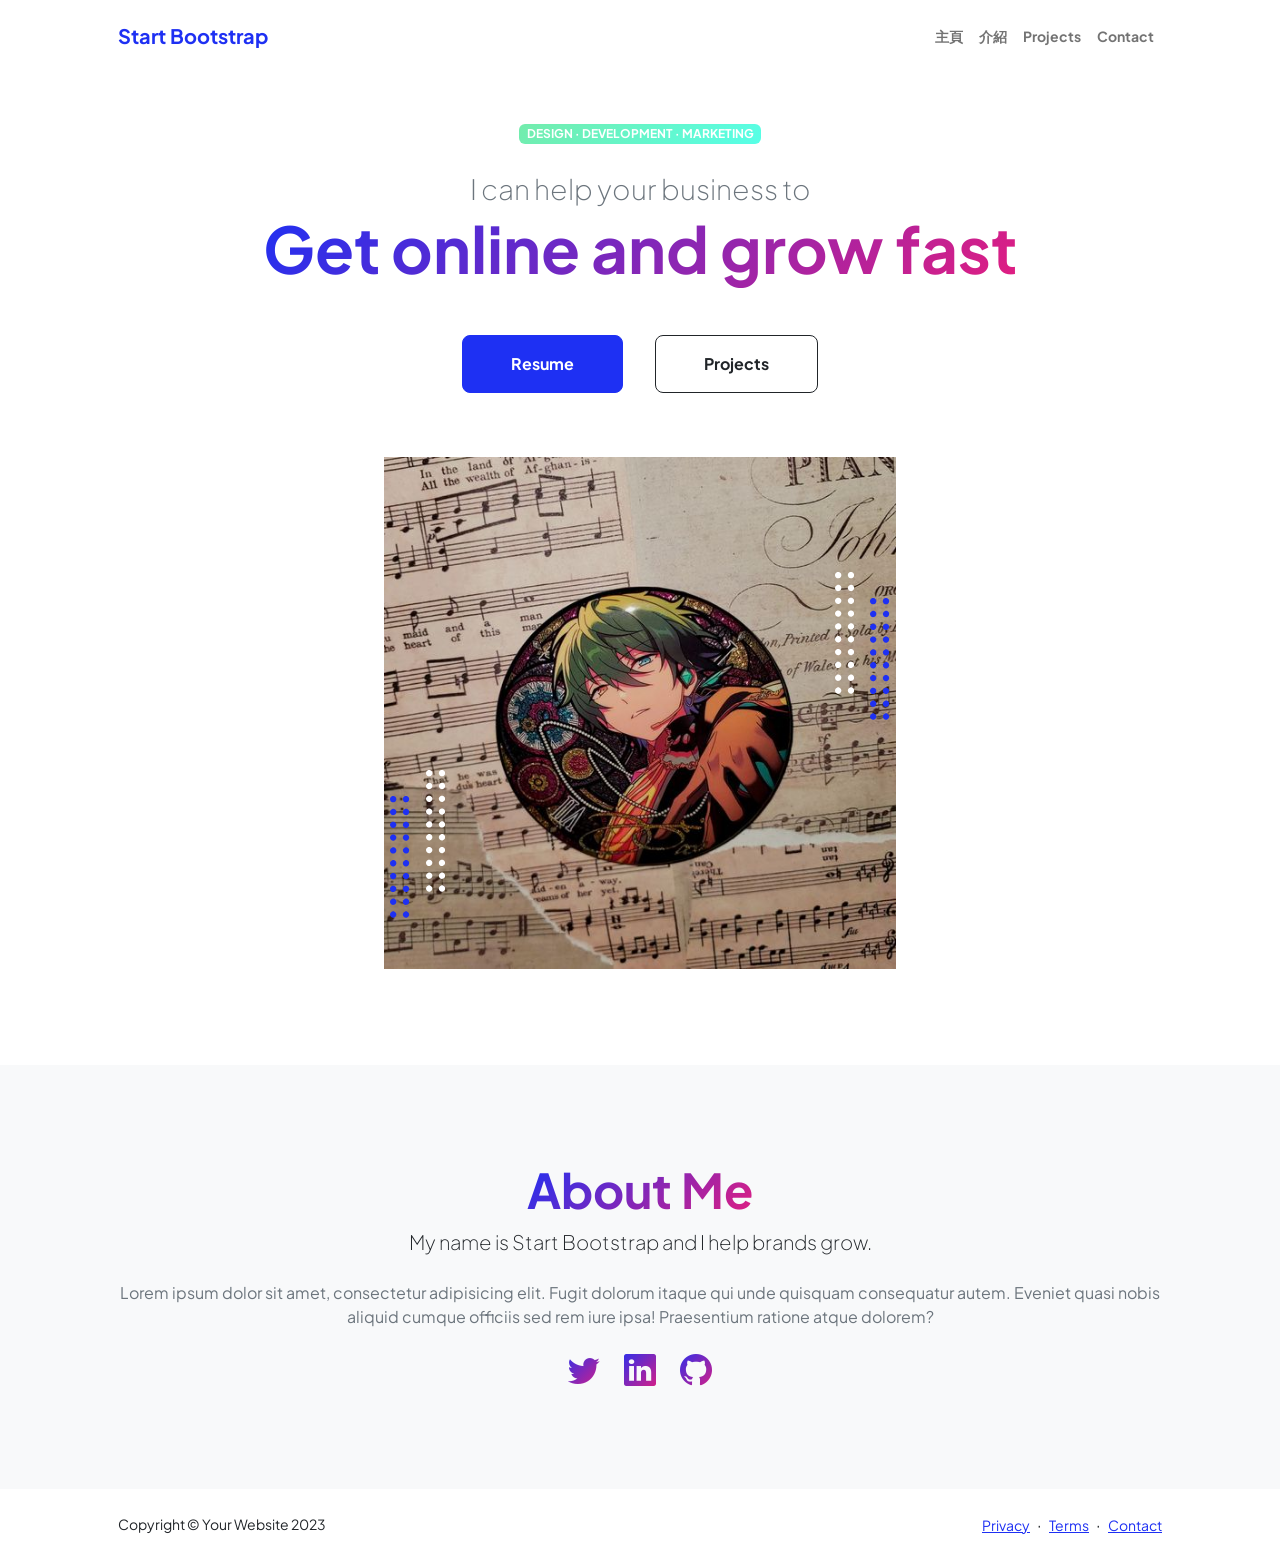
<file: index.html>
<!DOCTYPE html>
<html lang="en">
    <head>
        <meta charset="utf-8" />
        <meta name="viewport" content="width=device-width, initial-scale=1, shrink-to-fit=no" />
        <meta name="description" content="" />
        <meta name="author" content="" />
        <title>Personal - Start Bootstrap Theme</title>
        <!-- Favicon-->
        <link rel="icon" type="image/x-icon" href="assets/favicon.ico" />
        <!-- Custom Google font-->
        <link rel="preconnect" href="https://fonts.googleapis.com" />
        <link rel="preconnect" href="https://fonts.gstatic.com" crossorigin />
        <link href="https://fonts.googleapis.com/css2?family=Plus+Jakarta+Sans:wght@100;200;300;400;500;600;700;800;900&amp;display=swap" rel="stylesheet" />
        <!-- Bootstrap icons-->
        <link href="https://cdn.jsdelivr.net/npm/bootstrap-icons@1.8.1/font/bootstrap-icons.css" rel="stylesheet" />
        <!-- Core theme CSS (includes Bootstrap)-->
        <link href="css/styles.css" rel="stylesheet" />
    </head>
    <body class="d-flex flex-column h-100">
        <main class="flex-shrink-0">
            <!-- Navigation-->
            <nav class="navbar navbar-expand-lg navbar-light bg-white py-3">
                <div class="container px-5">
                    <a class="navbar-brand" href="index.html"><span class="fw-bolder text-primary">Start Bootstrap</span></a>
                    <button class="navbar-toggler" type="button" data-bs-toggle="collapse" data-bs-target="#navbarSupportedContent" aria-controls="navbarSupportedContent" aria-expanded="false" aria-label="Toggle navigation"><span class="navbar-toggler-icon"></span></button>
                    <div class="collapse navbar-collapse" id="navbarSupportedContent">
                        <ul class="navbar-nav ms-auto mb-2 mb-lg-0 small fw-bolder">
                            <li class="nav-item"><a class="nav-link" href="index.html">主頁</a></li>
                            <li class="nav-item"><a class="nav-link" href="resume.html">介紹</a></li>
                            <li class="nav-item"><a class="nav-link" href="projects.html">Projects</a></li>
                            <li class="nav-item"><a class="nav-link" href="contact.html">Contact</a></li>
                        </ul>
                    </div>
                </div>
            </nav>
            <!-- Header-->
            <header class="py-5">
                <div class="container px-5 pb-5">
                    <div class="row gx-5 align-items-center">
                        <div class="col-xxl-5">
                            <!-- Header text content-->
                            <div class="text-center text-xxl-start">
                                <div class="badge bg-gradient-primary-to-secondary text-white mb-4"><div class="text-uppercase">Design &middot; Development &middot; Marketing</div></div>
                                <div class="fs-3 fw-light text-muted">I can help your business to</div>
                                <h1 class="display-3 fw-bolder mb-5"><span class="text-gradient d-inline">Get online and grow fast</span></h1>
                                <div class="d-grid gap-3 d-sm-flex justify-content-sm-center justify-content-xxl-start mb-3">
                                    <a class="btn btn-primary btn-lg px-5 py-3 me-sm-3 fs-6 fw-bolder" href="resume.html">Resume</a>
                                    <a class="btn btn-outline-dark btn-lg px-5 py-3 fs-6 fw-bolder" href="projects.html">Projects</a>
                                </div>
                            </div>
                        </div>
                        <div class="col-xxl-7">
                            <!-- Header profile picture-->
                            <div class="d-flex justify-content-center mt-5 mt-xxl-0">
                                <div class="profile bg-gradient-primary-to-secondary">
                                    <!-- TIP: For best results, use a photo with a transparent background like the demo example below-->
                                    <!-- Watch a tutorial on how to do this on YouTube (link)-->

                                    <img class="profile-img"  src="assets/7050b09b3a77cafde97486af81f84636.jpeg"  />
                                    <div class="dots-1">
                                        <!-- SVG Dots-->
                                        <svg version="1.1" xmlns="http://www.w3.org/2000/svg" xmlns:xlink="http://www.w3.org/1999/xlink" x="0px" y="0px" viewBox="0 0 191.6 1215.4" style="enable-background: new 0 0 191.6 1215.4" xml:space="preserve">
                                            <g transform="translate(0.000000,1280.000000) scale(0.100000,-0.100000)">
                                                <path d="M227.7,12788.6c-105-35-200-141-222-248c-43-206,163-412,369-369c155,32,275,190,260,339c-11,105-90,213-190,262        C383.7,12801.6,289.7,12808.6,227.7,12788.6z"></path>
                                                <path d="M1507.7,12788.6c-151-50-253-216-222-362c25-119,136-230,254-255c194-41,395,142,375,339c-11,105-90,213-190,262        C1663.7,12801.6,1569.7,12808.6,1507.7,12788.6z"></path>
                                                <path d="M227.7,11508.6c-105-35-200-141-222-248c-43-206,163-412,369-369c155,32,275,190,260,339c-11,105-90,213-190,262        C383.7,11521.6,289.7,11528.6,227.7,11508.6z"></path>
                                                <path d="M1507.7,11508.6c-151-50-253-216-222-362c25-119,136-230,254-255c194-41,395,142,375,339c-11,105-90,213-190,262        C1663.7,11521.6,1569.7,11528.6,1507.7,11508.6z"></path>
                                                <path d="M227.7,10228.6c-105-35-200-141-222-248c-43-206,163-412,369-369c155,32,275,190,260,339c-11,105-90,213-190,262        C383.7,10241.6,289.7,10248.6,227.7,10228.6z"></path>
                                                <path d="M1507.7,10228.6c-105-35-200-141-222-248c-43-206,163-412,369-369c155,32,275,190,260,339c-11,105-90,213-190,262        C1663.7,10241.6,1569.7,10248.6,1507.7,10228.6z"></path>
                                                <path d="M227.7,8948.6c-105-35-200-141-222-248c-43-206,163-412,369-369c155,32,275,190,260,339c-11,105-90,213-190,262        C383.7,8961.6,289.7,8968.6,227.7,8948.6z"></path>
                                                <path d="M1507.7,8948.6c-105-35-200-141-222-248c-43-206,163-412,369-369c155,32,275,190,260,339c-11,105-90,213-190,262        C1663.7,8961.6,1569.7,8968.6,1507.7,8948.6z"></path>
                                                <path d="M227.7,7668.6c-105-35-200-141-222-248c-43-206,163-412,369-369c155,32,275,190,260,339c-11,105-90,213-190,262        C383.7,7681.6,289.7,7688.6,227.7,7668.6z"></path>
                                                <path d="M1507.7,7668.6c-105-35-200-141-222-248c-43-206,163-412,369-369c155,32,275,190,260,339c-11,105-90,213-190,262        C1663.7,7681.6,1569.7,7688.6,1507.7,7668.6z"></path>
                                                <path d="M227.7,6388.6c-105-35-200-141-222-248c-43-206,163-412,369-369c155,32,275,190,260,339c-11,105-90,213-190,262        C383.7,6401.6,289.7,6408.6,227.7,6388.6z"></path>
                                                <path d="M1507.7,6388.6c-105-35-200-141-222-248c-43-206,163-412,369-369c155,32,275,190,260,339c-11,105-90,213-190,262        C1663.7,6401.6,1569.7,6408.6,1507.7,6388.6z"></path>
                                                <path d="M227.7,5108.6c-105-35-200-141-222-248c-43-206,163-412,369-369c155,32,275,190,260,339c-11,105-90,213-190,262        C383.7,5121.6,289.7,5128.6,227.7,5108.6z"></path>
                                                <path d="M1507.7,5108.6c-105-35-200-141-222-248c-43-206,163-412,369-369c155,32,275,190,260,339c-11,105-90,213-190,262        C1663.7,5121.6,1569.7,5128.6,1507.7,5108.6z"></path>
                                                <path d="M227.7,3828.6c-105-35-200-141-222-248c-43-206,163-412,369-369c155,32,275,190,260,339c-11,105-90,213-190,262        C383.7,3841.6,289.7,3848.6,227.7,3828.6z"></path>
                                                <path d="M1507.7,3828.6c-105-35-200-141-222-248c-43-206,163-412,369-369c155,32,275,190,260,339c-11,105-90,213-190,262        C1663.7,3841.6,1569.7,3848.6,1507.7,3828.6z"></path>
                                                <path d="M227.7,2548.6c-105-35-200-141-222-248c-43-206,163-412,369-369c155,32,275,190,260,339c-11,105-90,213-190,262        C383.7,2561.6,289.7,2568.6,227.7,2548.6z"></path>
                                                <path d="M1507.7,2548.6c-105-35-200-141-222-248c-43-206,163-412,369-369c155,32,275,190,260,339c-11,105-90,213-190,262        C1663.7,2561.6,1569.7,2568.6,1507.7,2548.6z"></path>
                                                <path d="M227.7,1268.6c-105-35-200-141-222-248c-43-206,163-412,369-369c155,32,275,190,260,339c-11,105-90,213-190,262        C383.7,1281.6,289.7,1288.6,227.7,1268.6z"></path>
                                                <path d="M1507.7,1268.6c-105-35-200-141-222-248c-43-206,163-412,369-369c155,32,275,190,260,339c-11,105-90,213-190,262        C1663.7,1281.6,1569.7,1288.6,1507.7,1268.6z"></path>
                                            </g>
                                        </svg>
                                        <!-- END of SVG dots-->
                                    </div>
                                    <div class="dots-2">
                                        <!-- SVG Dots-->
                                        <svg version="1.1" xmlns="http://www.w3.org/2000/svg" xmlns:xlink="http://www.w3.org/1999/xlink" x="0px" y="0px" viewBox="0 0 191.6 1215.4" style="enable-background: new 0 0 191.6 1215.4" xml:space="preserve">
                                            <g transform="translate(0.000000,1280.000000) scale(0.100000,-0.100000)">
                                                <path d="M227.7,12788.6c-105-35-200-141-222-248c-43-206,163-412,369-369c155,32,275,190,260,339c-11,105-90,213-190,262        C383.7,12801.6,289.7,12808.6,227.7,12788.6z"></path>
                                                <path d="M1507.7,12788.6c-151-50-253-216-222-362c25-119,136-230,254-255c194-41,395,142,375,339c-11,105-90,213-190,262        C1663.7,12801.6,1569.7,12808.6,1507.7,12788.6z"></path>
                                                <path d="M227.7,11508.6c-105-35-200-141-222-248c-43-206,163-412,369-369c155,32,275,190,260,339c-11,105-90,213-190,262        C383.7,11521.6,289.7,11528.6,227.7,11508.6z"></path>
                                                <path d="M1507.7,11508.6c-151-50-253-216-222-362c25-119,136-230,254-255c194-41,395,142,375,339c-11,105-90,213-190,262        C1663.7,11521.6,1569.7,11528.6,1507.7,11508.6z"></path>
                                                <path d="M227.7,10228.6c-105-35-200-141-222-248c-43-206,163-412,369-369c155,32,275,190,260,339c-11,105-90,213-190,262        C383.7,10241.6,289.7,10248.6,227.7,10228.6z"></path>
                                                <path d="M1507.7,10228.6c-105-35-200-141-222-248c-43-206,163-412,369-369c155,32,275,190,260,339c-11,105-90,213-190,262        C1663.7,10241.6,1569.7,10248.6,1507.7,10228.6z"></path>
                                                <path d="M227.7,8948.6c-105-35-200-141-222-248c-43-206,163-412,369-369c155,32,275,190,260,339c-11,105-90,213-190,262        C383.7,8961.6,289.7,8968.6,227.7,8948.6z"></path>
                                                <path d="M1507.7,8948.6c-105-35-200-141-222-248c-43-206,163-412,369-369c155,32,275,190,260,339c-11,105-90,213-190,262        C1663.7,8961.6,1569.7,8968.6,1507.7,8948.6z"></path>
                                                <path d="M227.7,7668.6c-105-35-200-141-222-248c-43-206,163-412,369-369c155,32,275,190,260,339c-11,105-90,213-190,262        C383.7,7681.6,289.7,7688.6,227.7,7668.6z"></path>
                                                <path d="M1507.7,7668.6c-105-35-200-141-222-248c-43-206,163-412,369-369c155,32,275,190,260,339c-11,105-90,213-190,262        C1663.7,7681.6,1569.7,7688.6,1507.7,7668.6z"></path>
                                                <path d="M227.7,6388.6c-105-35-200-141-222-248c-43-206,163-412,369-369c155,32,275,190,260,339c-11,105-90,213-190,262        C383.7,6401.6,289.7,6408.6,227.7,6388.6z"></path>
                                                <path d="M1507.7,6388.6c-105-35-200-141-222-248c-43-206,163-412,369-369c155,32,275,190,260,339c-11,105-90,213-190,262        C1663.7,6401.6,1569.7,6408.6,1507.7,6388.6z"></path>
                                                <path d="M227.7,5108.6c-105-35-200-141-222-248c-43-206,163-412,369-369c155,32,275,190,260,339c-11,105-90,213-190,262        C383.7,5121.6,289.7,5128.6,227.7,5108.6z"></path>
                                                <path d="M1507.7,5108.6c-105-35-200-141-222-248c-43-206,163-412,369-369c155,32,275,190,260,339c-11,105-90,213-190,262        C1663.7,5121.6,1569.7,5128.6,1507.7,5108.6z"></path>
                                                <path d="M227.7,3828.6c-105-35-200-141-222-248c-43-206,163-412,369-369c155,32,275,190,260,339c-11,105-90,213-190,262        C383.7,3841.6,289.7,3848.6,227.7,3828.6z"></path>
                                                <path d="M1507.7,3828.6c-105-35-200-141-222-248c-43-206,163-412,369-369c155,32,275,190,260,339c-11,105-90,213-190,262        C1663.7,3841.6,1569.7,3848.6,1507.7,3828.6z"></path>
                                                <path d="M227.7,2548.6c-105-35-200-141-222-248c-43-206,163-412,369-369c155,32,275,190,260,339c-11,105-90,213-190,262        C383.7,2561.6,289.7,2568.6,227.7,2548.6z"></path>
                                                <path d="M1507.7,2548.6c-105-35-200-141-222-248c-43-206,163-412,369-369c155,32,275,190,260,339c-11,105-90,213-190,262        C1663.7,2561.6,1569.7,2568.6,1507.7,2548.6z"></path>
                                                <path d="M227.7,1268.6c-105-35-200-141-222-248c-43-206,163-412,369-369c155,32,275,190,260,339c-11,105-90,213-190,262        C383.7,1281.6,289.7,1288.6,227.7,1268.6z"></path>
                                                <path d="M1507.7,1268.6c-105-35-200-141-222-248c-43-206,163-412,369-369c155,32,275,190,260,339c-11,105-90,213-190,262        C1663.7,1281.6,1569.7,1288.6,1507.7,1268.6z"></path>
                                            </g>
                                        </svg>
                                        <!-- END of SVG dots-->
                                    </div>
                                    <div class="dots-3">
                                        <!-- SVG Dots-->
                                        <svg version="1.1" xmlns="http://www.w3.org/2000/svg" xmlns:xlink="http://www.w3.org/1999/xlink" x="0px" y="0px" viewBox="0 0 191.6 1215.4" style="enable-background: new 0 0 191.6 1215.4" xml:space="preserve">
                                            <g transform="translate(0.000000,1280.000000) scale(0.100000,-0.100000)">
                                                <path d="M227.7,12788.6c-105-35-200-141-222-248c-43-206,163-412,369-369c155,32,275,190,260,339c-11,105-90,213-190,262        C383.7,12801.6,289.7,12808.6,227.7,12788.6z"></path>
                                                <path d="M1507.7,12788.6c-151-50-253-216-222-362c25-119,136-230,254-255c194-41,395,142,375,339c-11,105-90,213-190,262        C1663.7,12801.6,1569.7,12808.6,1507.7,12788.6z"></path>
                                                <path d="M227.7,11508.6c-105-35-200-141-222-248c-43-206,163-412,369-369c155,32,275,190,260,339c-11,105-90,213-190,262        C383.7,11521.6,289.7,11528.6,227.7,11508.6z"></path>
                                                <path d="M1507.7,11508.6c-151-50-253-216-222-362c25-119,136-230,254-255c194-41,395,142,375,339c-11,105-90,213-190,262        C1663.7,11521.6,1569.7,11528.6,1507.7,11508.6z"></path>
                                                <path d="M227.7,10228.6c-105-35-200-141-222-248c-43-206,163-412,369-369c155,32,275,190,260,339c-11,105-90,213-190,262        C383.7,10241.6,289.7,10248.6,227.7,10228.6z"></path>
                                                <path d="M1507.7,10228.6c-105-35-200-141-222-248c-43-206,163-412,369-369c155,32,275,190,260,339c-11,105-90,213-190,262        C1663.7,10241.6,1569.7,10248.6,1507.7,10228.6z"></path>
                                                <path d="M227.7,8948.6c-105-35-200-141-222-248c-43-206,163-412,369-369c155,32,275,190,260,339c-11,105-90,213-190,262        C383.7,8961.6,289.7,8968.6,227.7,8948.6z"></path>
                                                <path d="M1507.7,8948.6c-105-35-200-141-222-248c-43-206,163-412,369-369c155,32,275,190,260,339c-11,105-90,213-190,262        C1663.7,8961.6,1569.7,8968.6,1507.7,8948.6z"></path>
                                                <path d="M227.7,7668.6c-105-35-200-141-222-248c-43-206,163-412,369-369c155,32,275,190,260,339c-11,105-90,213-190,262        C383.7,7681.6,289.7,7688.6,227.7,7668.6z"></path>
                                                <path d="M1507.7,7668.6c-105-35-200-141-222-248c-43-206,163-412,369-369c155,32,275,190,260,339c-11,105-90,213-190,262        C1663.7,7681.6,1569.7,7688.6,1507.7,7668.6z"></path>
                                                <path d="M227.7,6388.6c-105-35-200-141-222-248c-43-206,163-412,369-369c155,32,275,190,260,339c-11,105-90,213-190,262        C383.7,6401.6,289.7,6408.6,227.7,6388.6z"></path>
                                                <path d="M1507.7,6388.6c-105-35-200-141-222-248c-43-206,163-412,369-369c155,32,275,190,260,339c-11,105-90,213-190,262        C1663.7,6401.6,1569.7,6408.6,1507.7,6388.6z"></path>
                                                <path d="M227.7,5108.6c-105-35-200-141-222-248c-43-206,163-412,369-369c155,32,275,190,260,339c-11,105-90,213-190,262        C383.7,5121.6,289.7,5128.6,227.7,5108.6z"></path>
                                                <path d="M1507.7,5108.6c-105-35-200-141-222-248c-43-206,163-412,369-369c155,32,275,190,260,339c-11,105-90,213-190,262        C1663.7,5121.6,1569.7,5128.6,1507.7,5108.6z"></path>
                                                <path d="M227.7,3828.6c-105-35-200-141-222-248c-43-206,163-412,369-369c155,32,275,190,260,339c-11,105-90,213-190,262        C383.7,3841.6,289.7,3848.6,227.7,3828.6z"></path>
                                                <path d="M1507.7,3828.6c-105-35-200-141-222-248c-43-206,163-412,369-369c155,32,275,190,260,339c-11,105-90,213-190,262        C1663.7,3841.6,1569.7,3848.6,1507.7,3828.6z"></path>
                                                <path d="M227.7,2548.6c-105-35-200-141-222-248c-43-206,163-412,369-369c155,32,275,190,260,339c-11,105-90,213-190,262        C383.7,2561.6,289.7,2568.6,227.7,2548.6z"></path>
                                                <path d="M1507.7,2548.6c-105-35-200-141-222-248c-43-206,163-412,369-369c155,32,275,190,260,339c-11,105-90,213-190,262        C1663.7,2561.6,1569.7,2568.6,1507.7,2548.6z"></path>
                                                <path d="M227.7,1268.6c-105-35-200-141-222-248c-43-206,163-412,369-369c155,32,275,190,260,339c-11,105-90,213-190,262        C383.7,1281.6,289.7,1288.6,227.7,1268.6z"></path>
                                                <path d="M1507.7,1268.6c-105-35-200-141-222-248c-43-206,163-412,369-369c155,32,275,190,260,339c-11,105-90,213-190,262        C1663.7,1281.6,1569.7,1288.6,1507.7,1268.6z"></path>
                                            </g>
                                        </svg>
                                        <!-- END of SVG dots-->
                                    </div>
                                    <div class="dots-4">
                                        <!-- SVG Dots-->
                                        <svg version="1.1" xmlns="http://www.w3.org/2000/svg" xmlns:xlink="http://www.w3.org/1999/xlink" x="0px" y="0px" viewBox="0 0 191.6 1215.4" style="enable-background: new 0 0 191.6 1215.4" xml:space="preserve">
                                            <g transform="translate(0.000000,1280.000000) scale(0.100000,-0.100000)">
                                                <path d="M227.7,12788.6c-105-35-200-141-222-248c-43-206,163-412,369-369c155,32,275,190,260,339c-11,105-90,213-190,262        C383.7,12801.6,289.7,12808.6,227.7,12788.6z"></path>
                                                <path d="M1507.7,12788.6c-151-50-253-216-222-362c25-119,136-230,254-255c194-41,395,142,375,339c-11,105-90,213-190,262        C1663.7,12801.6,1569.7,12808.6,1507.7,12788.6z"></path>
                                                <path d="M227.7,11508.6c-105-35-200-141-222-248c-43-206,163-412,369-369c155,32,275,190,260,339c-11,105-90,213-190,262        C383.7,11521.6,289.7,11528.6,227.7,11508.6z"></path>
                                                <path d="M1507.7,11508.6c-151-50-253-216-222-362c25-119,136-230,254-255c194-41,395,142,375,339c-11,105-90,213-190,262        C1663.7,11521.6,1569.7,11528.6,1507.7,11508.6z"></path>
                                                <path d="M227.7,10228.6c-105-35-200-141-222-248c-43-206,163-412,369-369c155,32,275,190,260,339c-11,105-90,213-190,262        C383.7,10241.6,289.7,10248.6,227.7,10228.6z"></path>
                                                <path d="M1507.7,10228.6c-105-35-200-141-222-248c-43-206,163-412,369-369c155,32,275,190,260,339c-11,105-90,213-190,262        C1663.7,10241.6,1569.7,10248.6,1507.7,10228.6z"></path>
                                                <path d="M227.7,8948.6c-105-35-200-141-222-248c-43-206,163-412,369-369c155,32,275,190,260,339c-11,105-90,213-190,262        C383.7,8961.6,289.7,8968.6,227.7,8948.6z"></path>
                                                <path d="M1507.7,8948.6c-105-35-200-141-222-248c-43-206,163-412,369-369c155,32,275,190,260,339c-11,105-90,213-190,262        C1663.7,8961.6,1569.7,8968.6,1507.7,8948.6z"></path>
                                                <path d="M227.7,7668.6c-105-35-200-141-222-248c-43-206,163-412,369-369c155,32,275,190,260,339c-11,105-90,213-190,262        C383.7,7681.6,289.7,7688.6,227.7,7668.6z"></path>
                                                <path d="M1507.7,7668.6c-105-35-200-141-222-248c-43-206,163-412,369-369c155,32,275,190,260,339c-11,105-90,213-190,262        C1663.7,7681.6,1569.7,7688.6,1507.7,7668.6z"></path>
                                                <path d="M227.7,6388.6c-105-35-200-141-222-248c-43-206,163-412,369-369c155,32,275,190,260,339c-11,105-90,213-190,262        C383.7,6401.6,289.7,6408.6,227.7,6388.6z"></path>
                                                <path d="M1507.7,6388.6c-105-35-200-141-222-248c-43-206,163-412,369-369c155,32,275,190,260,339c-11,105-90,213-190,262        C1663.7,6401.6,1569.7,6408.6,1507.7,6388.6z"></path>
                                                <path d="M227.7,5108.6c-105-35-200-141-222-248c-43-206,163-412,369-369c155,32,275,190,260,339c-11,105-90,213-190,262        C383.7,5121.6,289.7,5128.6,227.7,5108.6z"></path>
                                                <path d="M1507.7,5108.6c-105-35-200-141-222-248c-43-206,163-412,369-369c155,32,275,190,260,339c-11,105-90,213-190,262        C1663.7,5121.6,1569.7,5128.6,1507.7,5108.6z"></path>
                                                <path d="M227.7,3828.6c-105-35-200-141-222-248c-43-206,163-412,369-369c155,32,275,190,260,339c-11,105-90,213-190,262        C383.7,3841.6,289.7,3848.6,227.7,3828.6z"></path>
                                                <path d="M1507.7,3828.6c-105-35-200-141-222-248c-43-206,163-412,369-369c155,32,275,190,260,339c-11,105-90,213-190,262        C1663.7,3841.6,1569.7,3848.6,1507.7,3828.6z"></path>
                                                <path d="M227.7,2548.6c-105-35-200-141-222-248c-43-206,163-412,369-369c155,32,275,190,260,339c-11,105-90,213-190,262        C383.7,2561.6,289.7,2568.6,227.7,2548.6z"></path>
                                                <path d="M1507.7,2548.6c-105-35-200-141-222-248c-43-206,163-412,369-369c155,32,275,190,260,339c-11,105-90,213-190,262        C1663.7,2561.6,1569.7,2568.6,1507.7,2548.6z"></path>
                                                <path d="M227.7,1268.6c-105-35-200-141-222-248c-43-206,163-412,369-369c155,32,275,190,260,339c-11,105-90,213-190,262        C383.7,1281.6,289.7,1288.6,227.7,1268.6z"></path>
                                                <path d="M1507.7,1268.6c-105-35-200-141-222-248c-43-206,163-412,369-369c155,32,275,190,260,339c-11,105-90,213-190,262        C1663.7,1281.6,1569.7,1288.6,1507.7,1268.6z"></path>
                                            </g>
                                        </svg>
                                        <!-- END of SVG dots-->
                                    </div>
                                </div>
                            </div>
                        </div>
                    </div>
                </div>
            </header>
            <!-- About Section-->
            <section class="bg-light py-5">
                <div class="container px-5">
                    <div class="row gx-5 justify-content-center">
                        <div class="col-xxl-8">
                            <div class="text-center my-5">
                                <h2 class="display-5 fw-bolder"><span class="text-gradient d-inline">About Me</span></h2>
                                <p class="lead fw-light mb-4">My name is Start Bootstrap and I help brands grow.</p>
                                <p class="text-muted">Lorem ipsum dolor sit amet, consectetur adipisicing elit. Fugit dolorum itaque qui unde quisquam consequatur autem. Eveniet quasi nobis aliquid cumque officiis sed rem iure ipsa! Praesentium ratione atque dolorem?</p>
                                <div class="d-flex justify-content-center fs-2 gap-4">
                                    <a class="text-gradient" href="#!"><i class="bi bi-twitter"></i></a>
                                    <a class="text-gradient" href="#!"><i class="bi bi-linkedin"></i></a>
                                    <a class="text-gradient" href="#!"><i class="bi bi-github"></i></a>
                                </div>
                            </div>
                        </div>
                    </div>
                </div>
            </section>
        </main>
        <!-- Footer-->
        <footer class="bg-white py-4 mt-auto">
            <div class="container px-5">
                <div class="row align-items-center justify-content-between flex-column flex-sm-row">
                    <div class="col-auto"><div class="small m-0">Copyright &copy; Your Website 2023</div></div>
                    <div class="col-auto">
                        <a class="small" href="#!">Privacy</a>
                        <span class="mx-1">&middot;</span>
                        <a class="small" href="#!">Terms</a>
                        <span class="mx-1">&middot;</span>
                        <a class="small" href="#!">Contact</a>
                    </div>
                </div>
            </div>
        </footer>
        <!-- Bootstrap core JS-->
        <script src="https://cdn.jsdelivr.net/npm/bootstrap@5.2.3/dist/js/bootstrap.bundle.min.js"></script>
        <!-- Core theme JS-->
        <script src="js/scripts.js"></script>
    </body>
</html>
</file>
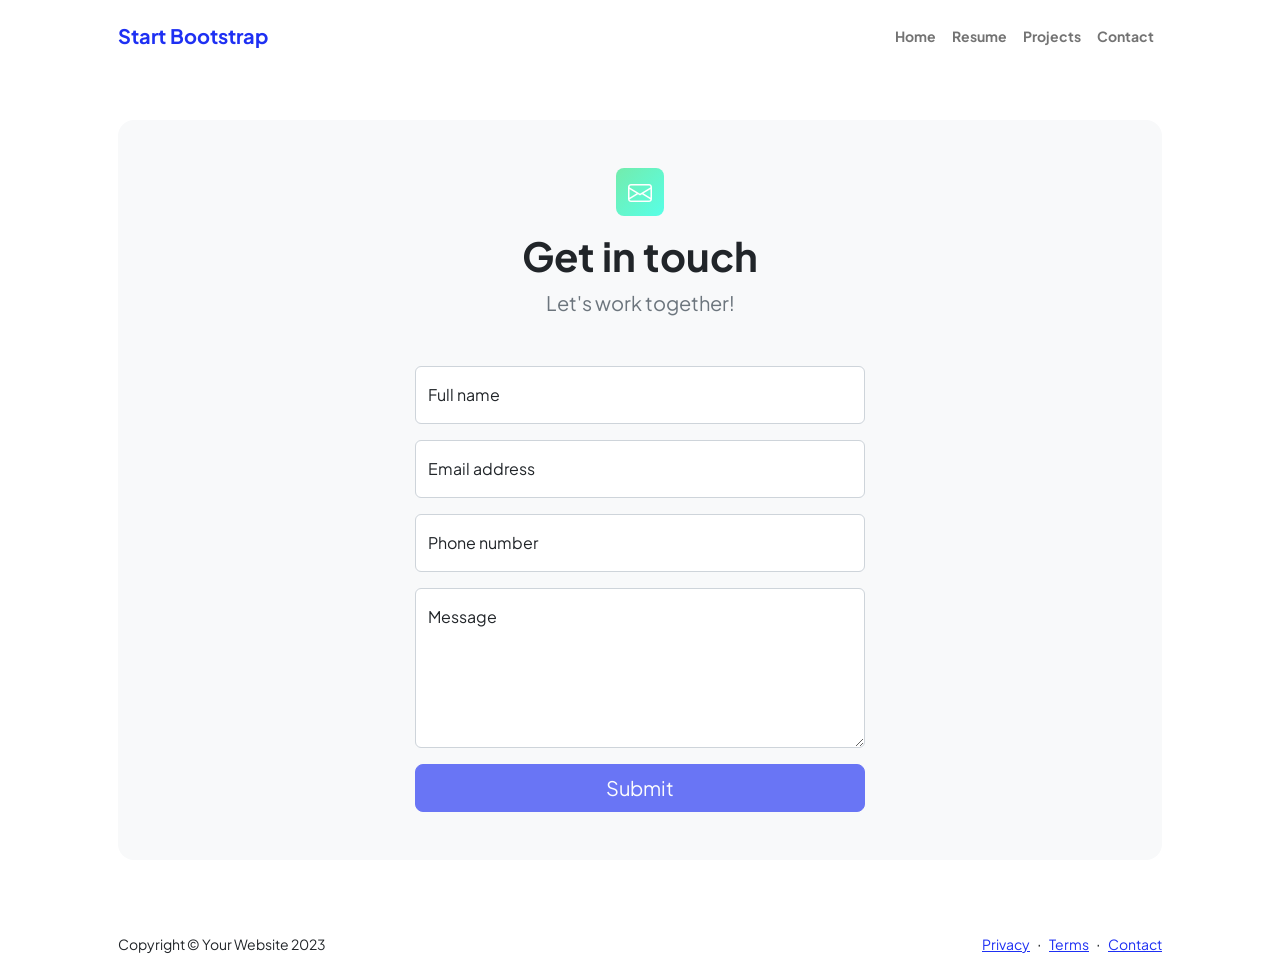
<file: contact.html>
<!DOCTYPE html>
<html lang="en">
    <head>
        <meta charset="utf-8" />
        <meta name="viewport" content="width=device-width, initial-scale=1, shrink-to-fit=no" />
        <meta name="description" content />
        <meta name="author" content />
        <title>Modern Business - Start Bootstrap Template</title>
        <!-- Favicon-->
        <link rel="icon" type="image/x-icon" href="assets/favicon.ico" />
        <!-- Custom Google font-->
        <link rel="preconnect" href="https://fonts.googleapis.com" />
        <link rel="preconnect" href="https://fonts.gstatic.com" crossorigin />
        <link href="https://fonts.googleapis.com/css2?family=Plus+Jakarta+Sans:wght@100;200;300;400;500;600;700;800;900&amp;display=swap" rel="stylesheet" />
        <!-- Bootstrap icons-->
        <link href="https://cdn.jsdelivr.net/npm/bootstrap-icons@1.8.1/font/bootstrap-icons.css" rel="stylesheet" />
        <!-- Core theme CSS (includes Bootstrap)-->
        <link href="css/styles.css" rel="stylesheet" />
    </head>
    <body class="d-flex flex-column">
        <main class="flex-shrink-0">
            <!-- Navigation-->
            <nav class="navbar navbar-expand-lg navbar-light bg-white py-3">
                <div class="container px-5">
                    <a class="navbar-brand" href="index.html"><span class="fw-bolder text-primary">Start Bootstrap</span></a>
                    <button class="navbar-toggler" type="button" data-bs-toggle="collapse" data-bs-target="#navbarSupportedContent" aria-controls="navbarSupportedContent" aria-expanded="false" aria-label="Toggle navigation"><span class="navbar-toggler-icon"></span></button>
                    <div class="collapse navbar-collapse" id="navbarSupportedContent">
                        <ul class="navbar-nav ms-auto mb-2 mb-lg-0 small fw-bolder">
                            <li class="nav-item"><a class="nav-link" href="index.html">Home</a></li>
                            <li class="nav-item"><a class="nav-link" href="resume.html">Resume</a></li>
                            <li class="nav-item"><a class="nav-link" href="projects.html">Projects</a></li>
                            <li class="nav-item"><a class="nav-link" href="contact.html">Contact</a></li>
                        </ul>
                    </div>
                </div>
            </nav>
            <!-- Page content-->
            <section class="py-5">
                <div class="container px-5">
                    <!-- Contact form-->
                    <div class="bg-light rounded-4 py-5 px-4 px-md-5">
                        <div class="text-center mb-5">
                            <div class="feature bg-primary bg-gradient-primary-to-secondary text-white rounded-3 mb-3"><i class="bi bi-envelope"></i></div>
                            <h1 class="fw-bolder">Get in touch</h1>
                            <p class="lead fw-normal text-muted mb-0">Let's work together!</p>
                        </div>
                        <div class="row gx-5 justify-content-center">
                            <div class="col-lg-8 col-xl-6">
                                <!-- * * * * * * * * * * * * * * *-->
                                <!-- * * SB Forms Contact Form * *-->
                                <!-- * * * * * * * * * * * * * * *-->
                                <!-- This form is pre-integrated with SB Forms.-->
                                <!-- To make this form functional, sign up at-->
                                <!-- https://startbootstrap.com/solution/contact-forms-->
                                <!-- to get an API token!-->
                                <form id="contactForm" data-sb-form-api-token="API_TOKEN">
                                    <!-- Name input-->
                                    <div class="form-floating mb-3">
                                        <input class="form-control" id="name" type="text" placeholder="Enter your name..." data-sb-validations="required" />
                                        <label for="name">Full name</label>
                                        <div class="invalid-feedback" data-sb-feedback="name:required">A name is required.</div>
                                    </div>
                                    <!-- Email address input-->
                                    <div class="form-floating mb-3">
                                        <input class="form-control" id="email" type="email" placeholder="name@example.com" data-sb-validations="required,email" />
                                        <label for="email">Email address</label>
                                        <div class="invalid-feedback" data-sb-feedback="email:required">An email is required.</div>
                                        <div class="invalid-feedback" data-sb-feedback="email:email">Email is not valid.</div>
                                    </div>
                                    <!-- Phone number input-->
                                    <div class="form-floating mb-3">
                                        <input class="form-control" id="phone" type="tel" placeholder="(123) 456-7890" data-sb-validations="required" />
                                        <label for="phone">Phone number</label>
                                        <div class="invalid-feedback" data-sb-feedback="phone:required">A phone number is required.</div>
                                    </div>
                                    <!-- Message input-->
                                    <div class="form-floating mb-3">
                                        <textarea class="form-control" id="message" type="text" placeholder="Enter your message here..." style="height: 10rem" data-sb-validations="required"></textarea>
                                        <label for="message">Message</label>
                                        <div class="invalid-feedback" data-sb-feedback="message:required">A message is required.</div>
                                    </div>
                                    <!-- Submit success message-->
                                    <!---->
                                    <!-- This is what your users will see when the form-->
                                    <!-- has successfully submitted-->
                                    <div class="d-none" id="submitSuccessMessage">
                                        <div class="text-center mb-3">
                                            <div class="fw-bolder">Form submission successful!</div>
                                            To activate this form, sign up at
                                            <br />
                                            <a href="https://startbootstrap.com/solution/contact-forms">https://startbootstrap.com/solution/contact-forms</a>
                                        </div>
                                    </div>
                                    <!-- Submit error message-->
                                    <!---->
                                    <!-- This is what your users will see when there is-->
                                    <!-- an error submitting the form-->
                                    <div class="d-none" id="submitErrorMessage"><div class="text-center text-danger mb-3">Error sending message!</div></div>
                                    <!-- Submit Button-->
                                    <div class="d-grid"><button class="btn btn-primary btn-lg disabled" id="submitButton" type="submit">Submit</button></div>
                                </form>
                            </div>
                        </div>
                    </div>
                </div>
            </section>
        </main>
        <!-- Footer-->
        <footer class="bg-white py-4 mt-auto">
            <div class="container px-5">
                <div class="row align-items-center justify-content-between flex-column flex-sm-row">
                    <div class="col-auto"><div class="small m-0">Copyright &copy; Your Website 2023</div></div>
                    <div class="col-auto">
                        <a class="small" href="#!">Privacy</a>
                        <span class="mx-1">&middot;</span>
                        <a class="small" href="#!">Terms</a>
                        <span class="mx-1">&middot;</span>
                        <a class="small" href="#!">Contact</a>
                    </div>
                </div>
            </div>
        </footer>
        <!-- Bootstrap core JS-->
        <script src="https://cdn.jsdelivr.net/npm/bootstrap@5.2.3/dist/js/bootstrap.bundle.min.js"></script>
        <!-- Core theme JS-->
        <script src="js/scripts.js"></script>
        <!-- * * * * * * * * * * * * * * * * * * * * * * * * * * * * * * * * * * * * * * * *-->
        <!-- * *                               SB Forms JS                               * *-->
        <!-- * * Activate your form at https://startbootstrap.com/solution/contact-forms * *-->
        <!-- * * * * * * * * * * * * * * * * * * * * * * * * * * * * * * * * * * * * * * * *-->
        <script src="https://cdn.startbootstrap.com/sb-forms-latest.js"></script>
    </body>
</html>
</file>
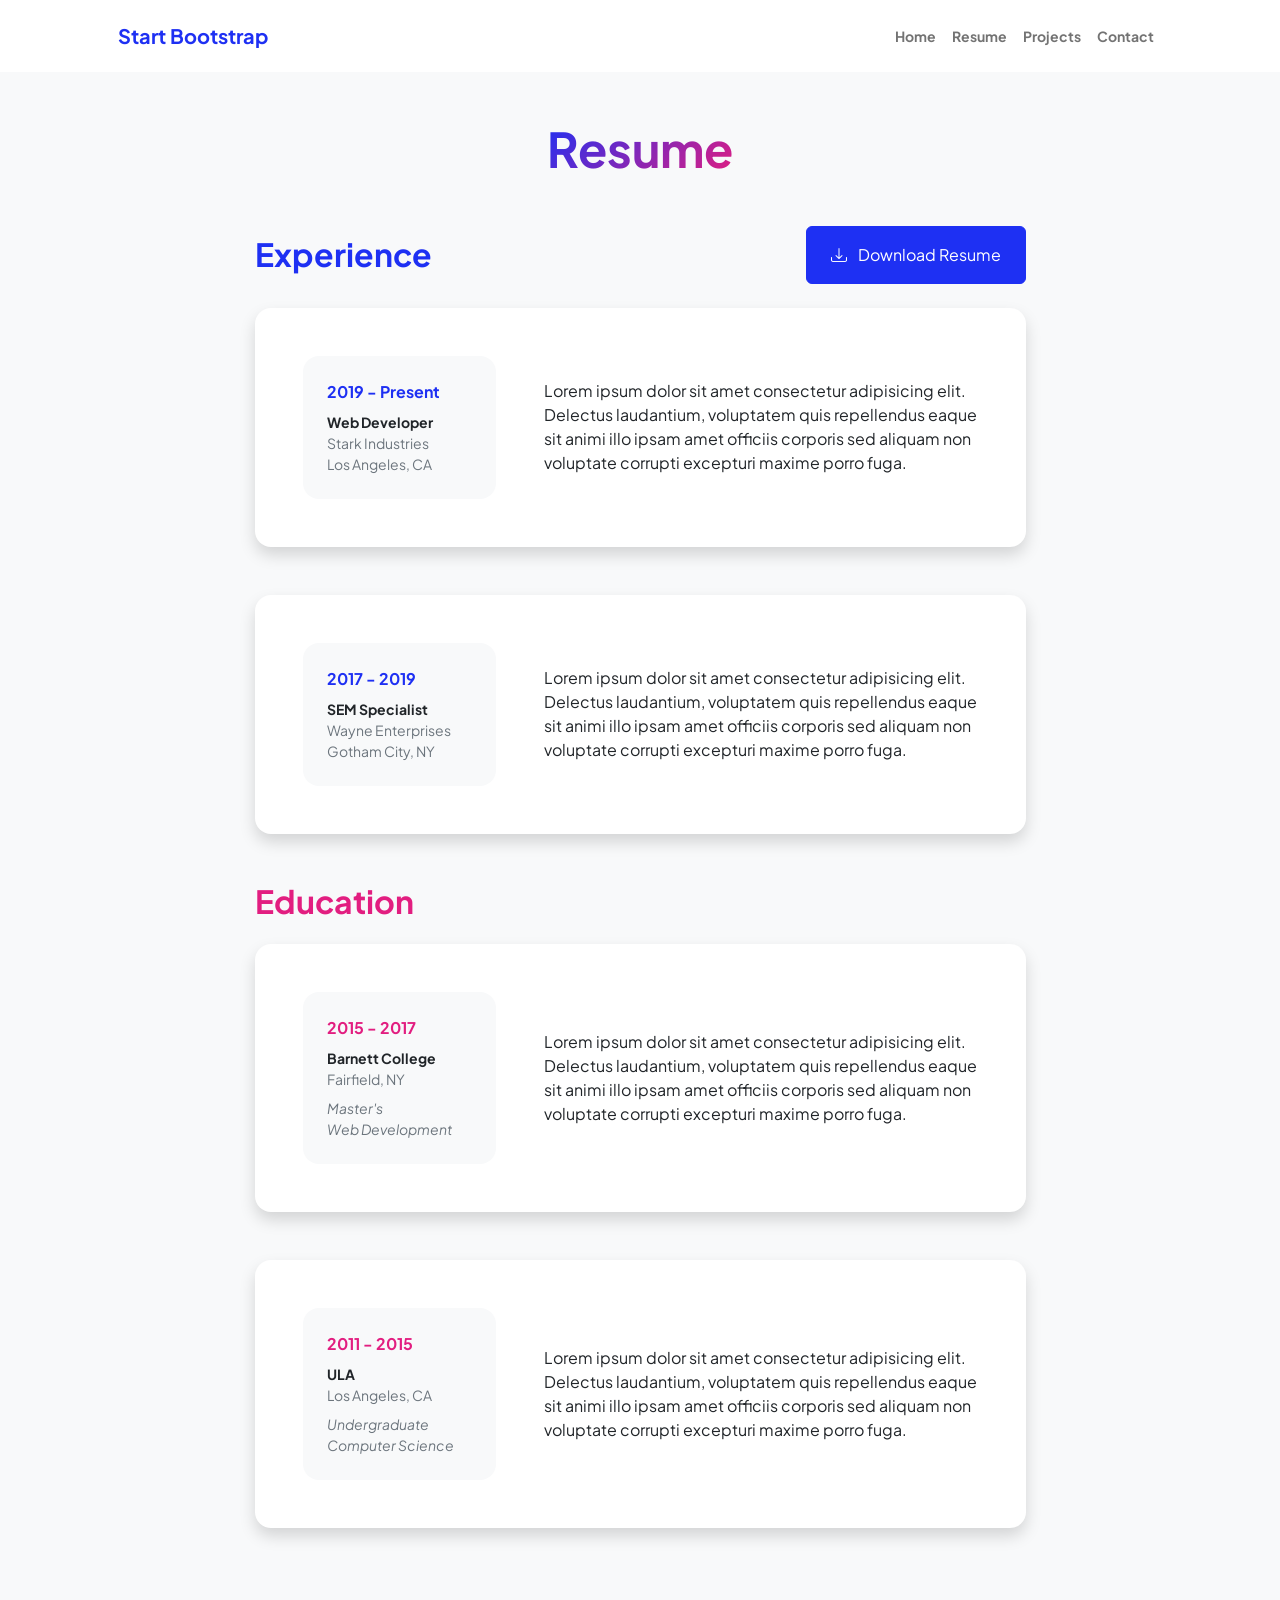
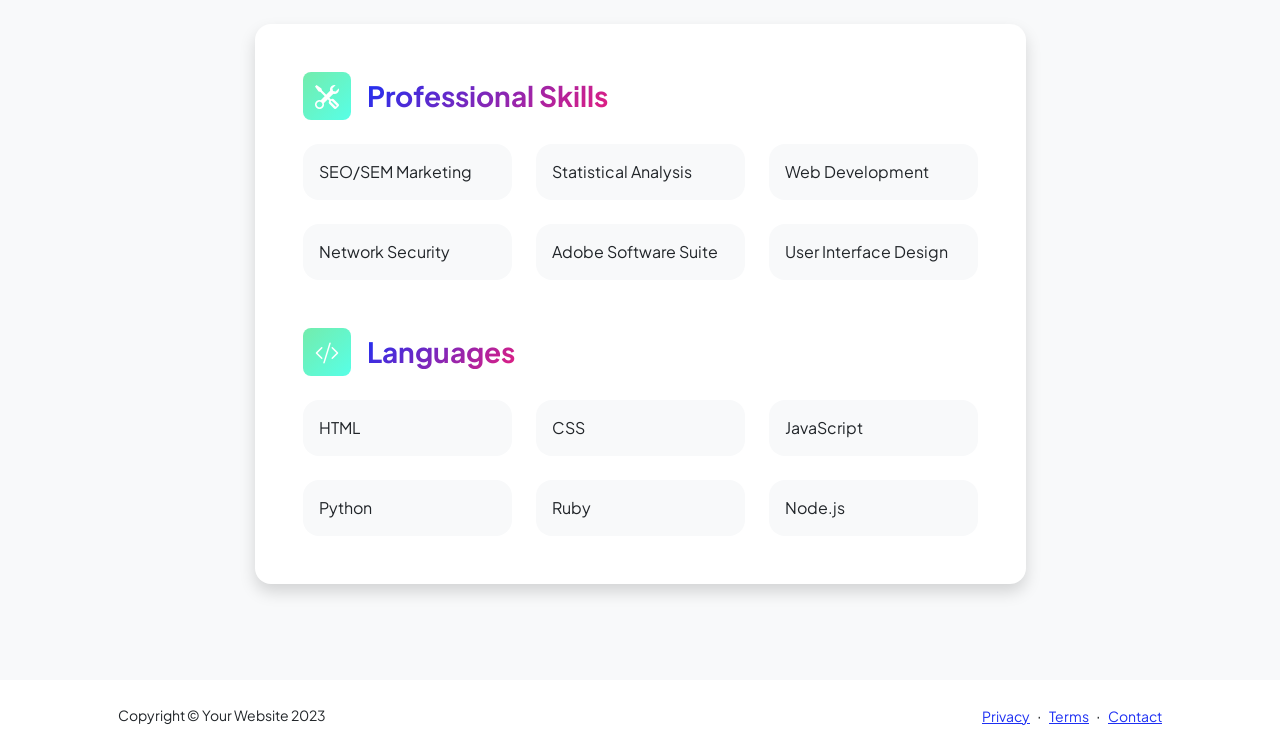
<file: resume.html>
<!DOCTYPE html>
<html lang="en">
    <head>
        <meta charset="utf-8" />
        <meta name="viewport" content="width=device-width, initial-scale=1, shrink-to-fit=no" />
        <meta name="description" content="" />
        <meta name="author" content="" />
        <title>Personal - Start Bootstrap Template</title>
        <!-- Favicon-->
        <link rel="icon" type="image/x-icon" href="assets/favicon.ico" />
        <!-- Custom Google font-->
        <link rel="preconnect" href="https://fonts.googleapis.com" />
        <link rel="preconnect" href="https://fonts.gstatic.com" crossorigin />
        <link href="https://fonts.googleapis.com/css2?family=Plus+Jakarta+Sans:wght@100;200;300;400;500;600;700;800;900&amp;display=swap" rel="stylesheet" />
        <!-- Bootstrap icons-->
        <link href="https://cdn.jsdelivr.net/npm/bootstrap-icons@1.8.1/font/bootstrap-icons.css" rel="stylesheet" />
        <!-- Core theme CSS (includes Bootstrap)-->
        <link href="css/styles.css" rel="stylesheet" />
    </head>
    <body class="d-flex flex-column h-100 bg-light">
        <main class="flex-shrink-0">
            <!-- Navigation-->
            <nav class="navbar navbar-expand-lg navbar-light bg-white py-3">
                <div class="container px-5">
                    <a class="navbar-brand" href="index.html"><span class="fw-bolder text-primary">Start Bootstrap</span></a>
                    <button class="navbar-toggler" type="button" data-bs-toggle="collapse" data-bs-target="#navbarSupportedContent" aria-controls="navbarSupportedContent" aria-expanded="false" aria-label="Toggle navigation"><span class="navbar-toggler-icon"></span></button>
                    <div class="collapse navbar-collapse" id="navbarSupportedContent">
                        <ul class="navbar-nav ms-auto mb-2 mb-lg-0 small fw-bolder">
                            <li class="nav-item"><a class="nav-link" href="index.html">Home</a></li>
                            <li class="nav-item"><a class="nav-link" href="resume.html">Resume</a></li>
                            <li class="nav-item"><a class="nav-link" href="projects.html">Projects</a></li>
                            <li class="nav-item"><a class="nav-link" href="contact.html">Contact</a></li>
                        </ul>
                    </div>
                </div>
            </nav>
            <!-- Page Content-->
            <div class="container px-5 my-5">
                <div class="text-center mb-5">
                    <h1 class="display-5 fw-bolder mb-0"><span class="text-gradient d-inline">Resume</span></h1>
                </div>
                <div class="row gx-5 justify-content-center">
                    <div class="col-lg-11 col-xl-9 col-xxl-8">
                        <!-- Experience Section-->
                        <section>
                            <div class="d-flex align-items-center justify-content-between mb-4">
                                <h2 class="text-primary fw-bolder mb-0">Experience</h2>
                                <!-- Download resume button-->
                                <!-- Note: Set the link href target to a PDF file within your project-->
                                <a class="btn btn-primary px-4 py-3" href="#!">
                                    <div class="d-inline-block bi bi-download me-2"></div>
                                    Download Resume
                                </a>
                            </div>
                            <!-- Experience Card 1-->
                            <div class="card shadow border-0 rounded-4 mb-5">
                                <div class="card-body p-5">
                                    <div class="row align-items-center gx-5">
                                        <div class="col text-center text-lg-start mb-4 mb-lg-0">
                                            <div class="bg-light p-4 rounded-4">
                                                <div class="text-primary fw-bolder mb-2">2019 - Present</div>
                                                <div class="small fw-bolder">Web Developer</div>
                                                <div class="small text-muted">Stark Industries</div>
                                                <div class="small text-muted">Los Angeles, CA</div>
                                            </div>
                                        </div>
                                        <div class="col-lg-8"><div>Lorem ipsum dolor sit amet consectetur adipisicing elit. Delectus laudantium, voluptatem quis repellendus eaque sit animi illo ipsam amet officiis corporis sed aliquam non voluptate corrupti excepturi maxime porro fuga.</div></div>
                                    </div>
                                </div>
                            </div>
                            <!-- Experience Card 2-->
                            <div class="card shadow border-0 rounded-4 mb-5">
                                <div class="card-body p-5">
                                    <div class="row align-items-center gx-5">
                                        <div class="col text-center text-lg-start mb-4 mb-lg-0">
                                            <div class="bg-light p-4 rounded-4">
                                                <div class="text-primary fw-bolder mb-2">2017 - 2019</div>
                                                <div class="small fw-bolder">SEM Specialist</div>
                                                <div class="small text-muted">Wayne Enterprises</div>
                                                <div class="small text-muted">Gotham City, NY</div>
                                            </div>
                                        </div>
                                        <div class="col-lg-8"><div>Lorem ipsum dolor sit amet consectetur adipisicing elit. Delectus laudantium, voluptatem quis repellendus eaque sit animi illo ipsam amet officiis corporis sed aliquam non voluptate corrupti excepturi maxime porro fuga.</div></div>
                                    </div>
                                </div>
                            </div>
                        </section>
                        <!-- Education Section-->
                        <section>
                            <h2 class="text-secondary fw-bolder mb-4">Education</h2>
                            <!-- Education Card 1-->
                            <div class="card shadow border-0 rounded-4 mb-5">
                                <div class="card-body p-5">
                                    <div class="row align-items-center gx-5">
                                        <div class="col text-center text-lg-start mb-4 mb-lg-0">
                                            <div class="bg-light p-4 rounded-4">
                                                <div class="text-secondary fw-bolder mb-2">2015 - 2017</div>
                                                <div class="mb-2">
                                                    <div class="small fw-bolder">Barnett College</div>
                                                    <div class="small text-muted">Fairfield, NY</div>
                                                </div>
                                                <div class="fst-italic">
                                                    <div class="small text-muted">Master's</div>
                                                    <div class="small text-muted">Web Development</div>
                                                </div>
                                            </div>
                                        </div>
                                        <div class="col-lg-8"><div>Lorem ipsum dolor sit amet consectetur adipisicing elit. Delectus laudantium, voluptatem quis repellendus eaque sit animi illo ipsam amet officiis corporis sed aliquam non voluptate corrupti excepturi maxime porro fuga.</div></div>
                                    </div>
                                </div>
                            </div>
                            <!-- Education Card 2-->
                            <div class="card shadow border-0 rounded-4 mb-5">
                                <div class="card-body p-5">
                                    <div class="row align-items-center gx-5">
                                        <div class="col text-center text-lg-start mb-4 mb-lg-0">
                                            <div class="bg-light p-4 rounded-4">
                                                <div class="text-secondary fw-bolder mb-2">2011 - 2015</div>
                                                <div class="mb-2">
                                                    <div class="small fw-bolder">ULA</div>
                                                    <div class="small text-muted">Los Angeles, CA</div>
                                                </div>
                                                <div class="fst-italic">
                                                    <div class="small text-muted">Undergraduate</div>
                                                    <div class="small text-muted">Computer Science</div>
                                                </div>
                                            </div>
                                        </div>
                                        <div class="col-lg-8"><div>Lorem ipsum dolor sit amet consectetur adipisicing elit. Delectus laudantium, voluptatem quis repellendus eaque sit animi illo ipsam amet officiis corporis sed aliquam non voluptate corrupti excepturi maxime porro fuga.</div></div>
                                    </div>
                                </div>
                            </div>
                        </section>
                        <!-- Divider-->
                        <div class="pb-5"></div>
                        <!-- Skills Section-->
                        <section>
                            <!-- Skillset Card-->
                            <div class="card shadow border-0 rounded-4 mb-5">
                                <div class="card-body p-5">
                                    <!-- Professional skills list-->
                                    <div class="mb-5">
                                        <div class="d-flex align-items-center mb-4">
                                            <div class="feature bg-primary bg-gradient-primary-to-secondary text-white rounded-3 me-3"><i class="bi bi-tools"></i></div>
                                            <h3 class="fw-bolder mb-0"><span class="text-gradient d-inline">Professional Skills</span></h3>
                                        </div>
                                        <div class="row row-cols-1 row-cols-md-3 mb-4">
                                            <div class="col mb-4 mb-md-0"><div class="d-flex align-items-center bg-light rounded-4 p-3 h-100">SEO/SEM Marketing</div></div>
                                            <div class="col mb-4 mb-md-0"><div class="d-flex align-items-center bg-light rounded-4 p-3 h-100">Statistical Analysis</div></div>
                                            <div class="col"><div class="d-flex align-items-center bg-light rounded-4 p-3 h-100">Web Development</div></div>
                                        </div>
                                        <div class="row row-cols-1 row-cols-md-3">
                                            <div class="col mb-4 mb-md-0"><div class="d-flex align-items-center bg-light rounded-4 p-3 h-100">Network Security</div></div>
                                            <div class="col mb-4 mb-md-0"><div class="d-flex align-items-center bg-light rounded-4 p-3 h-100">Adobe Software Suite</div></div>
                                            <div class="col"><div class="d-flex align-items-center bg-light rounded-4 p-3 h-100">User Interface Design</div></div>
                                        </div>
                                    </div>
                                    <!-- Languages list-->
                                    <div class="mb-0">
                                        <div class="d-flex align-items-center mb-4">
                                            <div class="feature bg-primary bg-gradient-primary-to-secondary text-white rounded-3 me-3"><i class="bi bi-code-slash"></i></div>
                                            <h3 class="fw-bolder mb-0"><span class="text-gradient d-inline">Languages</span></h3>
                                        </div>
                                        <div class="row row-cols-1 row-cols-md-3 mb-4">
                                            <div class="col mb-4 mb-md-0"><div class="d-flex align-items-center bg-light rounded-4 p-3 h-100">HTML</div></div>
                                            <div class="col mb-4 mb-md-0"><div class="d-flex align-items-center bg-light rounded-4 p-3 h-100">CSS</div></div>
                                            <div class="col"><div class="d-flex align-items-center bg-light rounded-4 p-3 h-100">JavaScript</div></div>
                                        </div>
                                        <div class="row row-cols-1 row-cols-md-3">
                                            <div class="col mb-4 mb-md-0"><div class="d-flex align-items-center bg-light rounded-4 p-3 h-100">Python</div></div>
                                            <div class="col mb-4 mb-md-0"><div class="d-flex align-items-center bg-light rounded-4 p-3 h-100">Ruby</div></div>
                                            <div class="col"><div class="d-flex align-items-center bg-light rounded-4 p-3 h-100">Node.js</div></div>
                                        </div>
                                    </div>
                                </div>
                            </div>
                        </section>
                    </div>
                </div>
            </div>
        </main>
        <!-- Footer-->
        <footer class="bg-white py-4 mt-auto">
            <div class="container px-5">
                <div class="row align-items-center justify-content-between flex-column flex-sm-row">
                    <div class="col-auto"><div class="small m-0">Copyright &copy; Your Website 2023</div></div>
                    <div class="col-auto">
                        <a class="small" href="#!">Privacy</a>
                        <span class="mx-1">&middot;</span>
                        <a class="small" href="#!">Terms</a>
                        <span class="mx-1">&middot;</span>
                        <a class="small" href="#!">Contact</a>
                    </div>
                </div>
            </div>
        </footer>
        <!-- Bootstrap core JS-->
        <script src="https://cdn.jsdelivr.net/npm/bootstrap@5.2.3/dist/js/bootstrap.bundle.min.js"></script>
        <!-- Core theme JS-->
        <script src="js/scripts.js"></script>
    </body>
</html>
</file>
